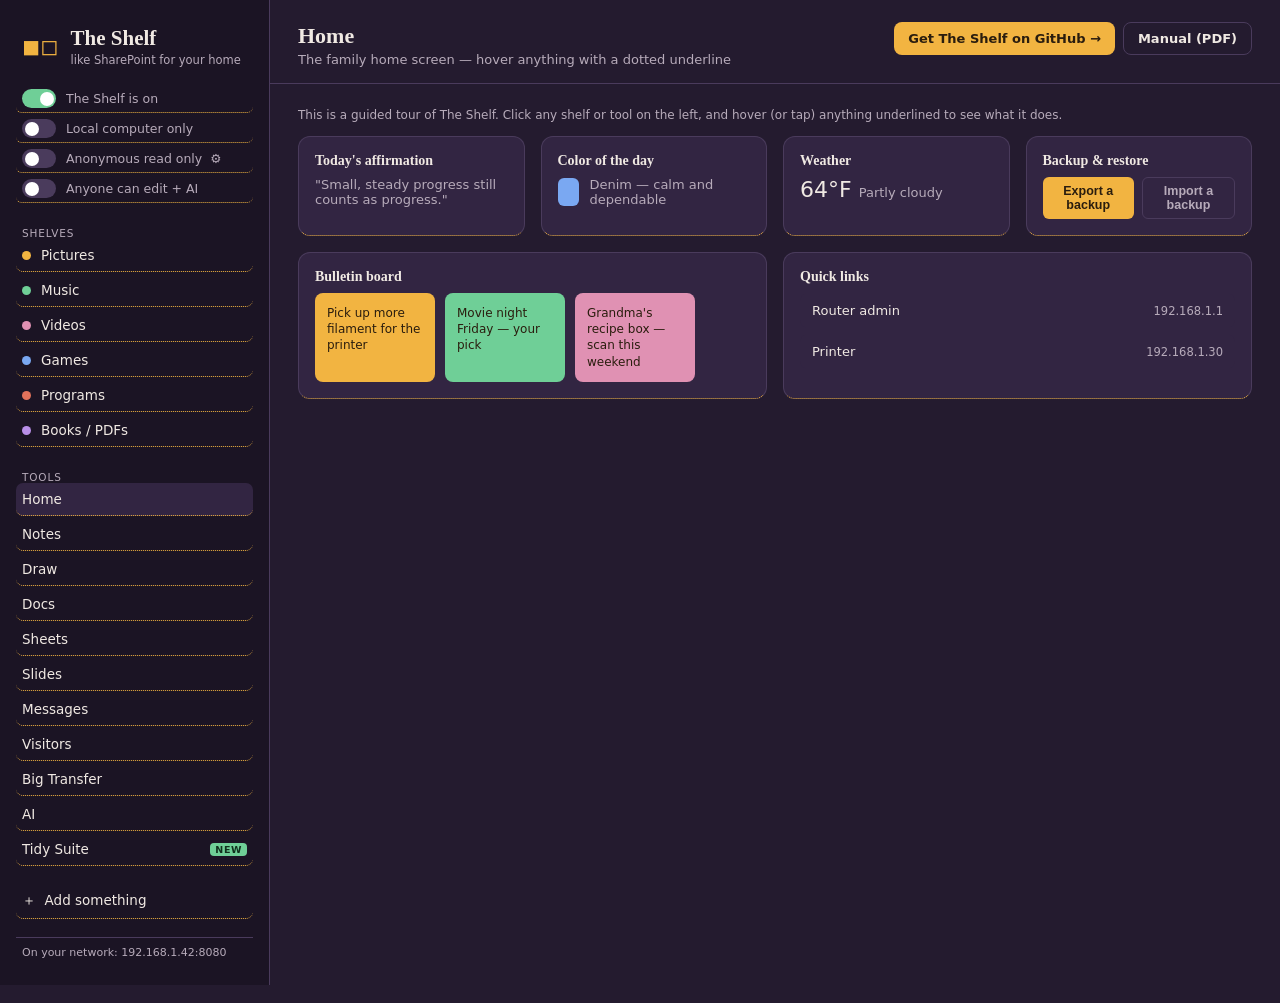
<file: docs/the-shelf-tour.html>
<!DOCTYPE html>
<html lang="en">
<head>
<meta charset="utf-8">
<meta name="viewport" content="width=device-width, initial-scale=1">
<title>The Shelf &mdash; Interactive Tour</title>
<meta name="description" content="A hover-to-explore tour of The Shelf, a self-hosted home network hub: photos, music, videos, games, office tools, chat, remote desktop and a private AI.">
<style>
/* ---------- design plan ----------
   Color: recreates The Shelf's own dark plum/ink palette (--ink, --surface,
   --accent) rather than a generic theme — this page is a faithful skin of
   a real, already-designed dark app, so it stays single-theme like the app
   itself, and category colors are the app's own (amber/mint/pink/blue/coral/lilac).
   Type: Georgia-style serif for the wordmark/headings (matches the app's
   --serif use in its own logo/headings), a clean system sans for UI text.
   Layout: the app's real shell — fixed dark sidebar (shelves + tools nav,
   each item a hoverable "balloon" callout) beside a live-swapping content
   pane that mocks each section well enough to explain what it does.
------------------------------------ */
:root{
  --ink:#241B2F; --ink-deep:#1B1424; --surface:#322542; --surface-hi:#3D2D53;
  --text:#F0E9E3; --text-muted:#B7ABBA; --accent:#F2B441; --accent-ink:#2A1D0E;
  --mint:#6FCF97; --coral:#E2725B; --divider:#4A3B5C;
  --cat-pictures:#F2B441; --cat-music:#6FCF97; --cat-videos:#E091B3;
  --cat-games:#7AA8F2; --cat-programs:#E2725B; --cat-books:#B98FE8;
  --serif:Georgia,'Times New Roman',serif;
  --sans:-apple-system,BlinkMacSystemFont,'Segoe UI',system-ui,sans-serif;
  color-scheme: dark;
}
*{box-sizing:border-box;}
body{
  background:var(--ink); color:var(--text); font-family:var(--sans);
  margin:0; padding-inline:0; min-height:100%;
}
h1,h2,h3{font-family:var(--serif); text-wrap:balance; margin:0;}

.app{display:flex; min-height:100vh; max-width:1400px; margin:0 auto;}

/* ---------- sidebar ---------- */
.sidebar{
  width:270px; flex-shrink:0; background:var(--ink-deep);
  border-right:1px solid var(--divider); padding:26px 16px;
  display:flex; flex-direction:column; gap:18px;
}
.brand{display:flex; align-items:center; gap:12px; padding:0 6px;}
.brand-mark{font-size:22px; color:var(--accent); line-height:1;}
.brand h1{font-size:21px;}
.brand p{margin:2px 0 0; font-size:11.5px; color:var(--text-muted);}

.toggle-group{display:flex; flex-direction:column; gap:2px;}
.toggle-row{display:flex; align-items:center; gap:10px; padding:4px 6px; border-radius:6px;}
.switch{width:34px; height:19px; border-radius:20px; background:var(--divider); position:relative; flex-shrink:0;}
.switch.on{background:var(--mint);}
.switch::after{content:""; position:absolute; width:14px; height:14px; border-radius:50%; background:#fff; top:2.5px; left:3px; transition:transform .15s ease;}
.switch.on::after{transform:translateX(15px);}
.toggle-row span.lbl{font-size:12.5px; color:var(--text-muted); white-space:nowrap; overflow:hidden; text-overflow:ellipsis;}

.nav-label{font-size:10.5px; color:var(--text-muted); letter-spacing:.08em; text-transform:uppercase; padding:6px 6px 0;}

.shelf-nav, .tool-nav{display:flex; flex-direction:column; gap:2px;}
.shelf-item{
  display:flex; align-items:center; gap:10px; padding:8px 6px; border-radius:7px;
  cursor:pointer; font-size:13.5px;
}
.shelf-item:hover, .shelf-item.active{background:var(--surface);}
.swatch{width:9px; height:9px; border-radius:50%; background:var(--cat-color,var(--accent)); flex-shrink:0;}

.sidebar-foot{margin-top:auto; font-size:11px; color:var(--text-muted); padding:8px 6px 0; border-top:1px solid var(--divider);}

/* ---------- balloon tooltips ---------- */
.hot{position:relative; cursor:help;}
.hot.underline{border-bottom:1px dotted var(--accent);}
.hot::after{
  content:attr(data-tip); position:absolute; z-index:40;
  background:var(--surface-hi); color:var(--text); border:1px solid var(--divider);
  border-radius:10px; padding:10px 12px; font-size:12.5px; line-height:1.4;
  width:max-content; max-width:230px; box-shadow:0 8px 24px rgba(0,0,0,.45);
  opacity:0; transform:translateY(4px) scale(.97); pointer-events:none;
  transition:opacity .14s ease, transform .14s ease;
}
.hot::before{
  content:""; position:absolute; z-index:41; width:10px; height:10px;
  background:var(--surface-hi); border:1px solid var(--divider); border-right:none; border-top:none;
  opacity:0; transition:opacity .14s ease; pointer-events:none;
}
.hot:hover::after, .hot:hover::before, .hot:focus-visible::after, .hot:focus-visible::before,
.hot.show::after, .hot.show::before{opacity:1;}

/* pop to the right (sidebar items near the left edge) */
.tip-r::after{left:calc(100% + 14px); top:50%; transform:translateY(-50%);}
.tip-r.hot:hover::after, .tip-r.hot:focus-visible::after, .tip-r.hot.show::after{transform:translateY(-50%);}
.tip-r::before{left:calc(100% + 6px); top:50%; transform:translateY(-50%) rotate(135deg);}

/* pop above (content-area items) */
.tip-t::after{left:50%; bottom:calc(100% + 12px); transform:translate(-50%,4px);}
.tip-t.hot:hover::after, .tip-t.hot:focus-visible::after, .tip-t.hot.show::after{transform:translate(-50%,0);}
.tip-t::before{left:50%; bottom:calc(100% + 5px); transform:translateX(-50%) rotate(-45deg);}

/* pop below */
.tip-b::after{left:50%; top:calc(100% + 12px); transform:translate(-50%,-4px);}
.tip-b.hot:hover::after, .tip-b.hot:focus-visible::after, .tip-b.hot.show::after{transform:translate(-50%,0);}
.tip-b::before{left:50%; top:calc(100% + 5px); transform:translateX(-50%) rotate(135deg);}

/* ---------- main / content ---------- */
main{flex:1; min-width:0; display:flex; flex-direction:column;}
header.topbar{
  padding:22px 28px 16px; border-bottom:1px solid var(--divider);
  display:flex; align-items:baseline; justify-content:space-between; gap:16px; flex-wrap:wrap;
}
header.topbar h2{font-size:22px;}
header.topbar p{margin:3px 0 0; font-size:13px; color:var(--text-muted);}
.content{padding:24px 28px 60px; min-width:0;}

.empty-note{color:var(--text-muted); font-size:13.5px; max-width:60ch; line-height:1.5;}

/* generic building blocks reused across mocked sections */
.grid-cards{display:grid; grid-template-columns:repeat(auto-fill,minmax(190px,1fr)); gap:14px;}
.card{background:var(--surface); border:1px solid var(--divider); border-radius:10px; padding:14px; display:flex; flex-direction:column; gap:8px;}
.thumb{aspect-ratio:4/3; border-radius:7px; display:flex; align-items:center; justify-content:center; font-size:11px; color:var(--accent-ink); font-weight:700;}
.card .name{font-size:13.5px; font-weight:600;}
.card .meta{font-size:11.5px; color:var(--text-muted);}
.pill-btn{background:var(--accent); color:var(--accent-ink); border:none; border-radius:6px; padding:6px 11px; font-size:12.5px; font-weight:600; cursor:default;}
.pill-btn.ghost{background:none; border:1px solid var(--divider); color:var(--text-muted);}

.row-list{display:flex; flex-direction:column; gap:6px;}
.row{display:flex; align-items:center; gap:12px; background:var(--surface); border-radius:8px; padding:10px 12px; font-size:13px;}
.row .meta{color:var(--text-muted); font-size:11.5px; margin-left:auto;}

.dashboard-grid{display:grid; grid-template-columns:repeat(auto-fit,minmax(220px,1fr)); gap:16px;}
.tile{background:var(--surface); border:1px solid var(--divider); border-radius:12px; padding:16px;}
.tile h3{font-size:14px; margin-bottom:8px;}
.sticky{border-radius:8px; padding:12px; font-size:12px; color:#2a1d0e; line-height:1.35;}

.toolbar{display:flex; gap:8px; flex-wrap:wrap; padding:10px; background:var(--surface); border-radius:10px; margin-bottom:14px;}
.toolbar .t{background:var(--ink-deep); border:1px solid var(--divider); border-radius:6px; padding:6px 10px; font-size:12px; color:var(--text-muted);}

.mock-page{background:#fff; color:#2a2530; border-radius:8px; padding:22px; min-height:160px; font-size:13px; line-height:1.6;}
.mock-sheet{display:grid; grid-template-columns:34px repeat(5,1fr); gap:1px; background:var(--divider); border-radius:6px; overflow:hidden; font-size:12px;}
.mock-sheet > div{background:var(--ink-deep); padding:6px 8px;}
.mock-sheet .head{background:var(--surface); color:var(--text-muted); text-align:center;}

.chat-log{display:flex; flex-direction:column; gap:10px; margin-bottom:12px;}
.bubble{max-width:70%; padding:9px 13px; border-radius:12px; font-size:13px; line-height:1.4;}
.bubble.me{background:var(--accent); color:var(--accent-ink); align-self:flex-end; border-bottom-right-radius:2px;}
.bubble.them{background:var(--surface); align-self:flex-start; border-bottom-left-radius:2px;}

.progress-shell{background:var(--surface); border:1px solid var(--divider); border-radius:8px; height:24px; position:relative; overflow:hidden;}
.progress-fill{position:absolute; inset:0 auto 0 0; width:62%; background:var(--mint); opacity:.3;}
.progress-shell span{position:relative; z-index:1; display:flex; align-items:center; height:100%; padding:0 10px; font-size:12px;}

.gh-link{display:inline-flex; align-items:center; gap:8px; background:var(--accent); color:var(--accent-ink); text-decoration:none; font-weight:700; font-size:13px; padding:8px 14px; border-radius:8px;}
.gh-link:hover{filter:brightness(1.08);}
.gh-link.ghost{background:none; color:var(--text); border:1px solid var(--divider); font-weight:600;}
.top-actions{display:flex; gap:8px; flex-wrap:wrap;}
.new-badge{font-size:9.5px; font-weight:700; letter-spacing:.06em; background:var(--mint); color:#10301d; border-radius:4px; padding:1px 5px; margin-left:auto;}
.hint{font-size:12px; color:var(--text-muted); margin:0 0 14px;}
.btn-row{display:flex; gap:8px; flex-wrap:wrap; margin-bottom:14px;}
.input-mock{background:var(--ink-deep); border:1px solid var(--divider); border-radius:6px; padding:7px 10px; font-size:12.5px; color:var(--text-muted); min-width:180px;}
.badge{font-size:10.5px; border-radius:4px; padding:2px 6px; background:var(--mint); color:#10301d; font-weight:700;}
.menu-pop{background:var(--surface-hi); border:1px solid var(--divider); border-radius:10px; padding:6px; display:inline-flex; flex-direction:column; gap:2px; min-width:240px;}
.menu-pop div{padding:8px 10px; border-radius:6px; font-size:13px;}
.menu-pop div small{display:block; color:var(--text-muted); font-size:11.5px;}
.menu-pop div:hover{background:var(--surface);}
@media (max-width:820px){
  .app{flex-direction:column;}
  .sidebar{width:auto; flex-direction:row; flex-wrap:wrap; align-items:flex-start;}
  .brand{width:100%;}
  .toggle-group, .shelf-nav, .tool-nav{flex:1; min-width:160px;}
  .sidebar-foot{width:100%; margin-top:6px;}
  .tip-r::after, .tip-r.hot:hover::after, .tip-r.hot:focus-visible::after, .tip-r.hot.show::after{left:0; top:calc(100% + 8px); transform:none; max-width:min(260px,80vw);}
  .tip-r::before{display:none;}
  .tip-t::after{max-width:min(230px,80vw);}
  html,body{overflow-x:hidden;} .app{overflow-x:clip;}
}
</style>
</head>
<body>
<div class="app">
  <aside class="sidebar">
    <div class="brand">
      <div class="brand-mark">&#9724;&#9723;</div>
      <div>
        <h1>The Shelf</h1>
        <p>like SharePoint for your home</p>
      </div>
    </div>

    <div class="toggle-group">
      <div class="toggle-row hot tip-r underline" data-tip="The master switch. Off, and everyone on the network sees a simple 'turned off' page instead of your shelves &mdash; the app keeps running quietly, so switching it back on is instant. It's remembered across restarts.">
        <div class="switch on"></div><span class="lbl">The Shelf is on</span>
      </div>
      <div class="toggle-row hot tip-r underline" data-tip="On, and nothing but this exact computer can reach The Shelf at all &mdash; everyone else on the network is turned away.">
        <div class="switch"></div><span class="lbl">Local computer only</span>
      </div>
      <div class="toggle-row hot tip-r underline" data-tip="Off (the default): anyone on the network can browse, but only this machine can make changes. On ('Secured visitors'): even browsing needs a login. The gear icon next to it sets up named accounts &mdash; each one 'Can make changes' or 'Read only'. Only the host computer sees these switches.">
        <div class="switch"></div><span class="lbl">Anonymous read only &nbsp;&#9881;</span>
      </div>
      <div class="toggle-row hot tip-r underline" data-tip="A quick-allow switch: on, and anyone on the network can add, edit, or delete things &mdash; and use the AI tab &mdash; without logging in at all.">
        <div class="switch"></div><span class="lbl">Anyone can edit + AI</span>
      </div>
    </div>

    <div>
      <div class="nav-label">Shelves</div>
      <div class="shelf-nav" id="shelfNav"></div>
    </div>

    <div>
      <div class="nav-label">Tools</div>
      <div class="tool-nav" id="toolNav"></div>
    </div>

    <div class="shelf-item hot tip-r underline" data-tip="Opens a panel to pick a shelf and drag files in. You can also drag files from your desktop straight onto any shelf in the sidebar &mdash; or drag a card onto a different shelf to move it.">
      <span>&#65291;&nbsp; Add something</span>
    </div>

    <div class="sidebar-foot hot tip-r" data-tip="The address anyone else on your Wi-Fi types in to reach this same Shelf from their own phone, laptop or TV &mdash; shown live once the real app is running.">
      On your network: 192.168.1.42:8080
    </div>
  </aside>

  <main>
    <header class="topbar">
      <div>
        <h2 id="secTitle">Home</h2>
        <p id="secSub"></p>
      </div>
      <div class="top-actions">
        <a class="gh-link" href="https://github.com/CharlesPhillips3/the-shelf" target="_blank" rel="noopener">Get The Shelf on GitHub &rarr;</a>
        <a class="gh-link ghost" href="https://github.com/CharlesPhillips3/the-shelf/raw/main/docs/the-shelf-manual.pdf" target="_blank" rel="noopener">Manual (PDF)</a>
      </div>
    </header>
    <section class="content" id="content"></section>
  </main>
</div>

<script>
// This is a guided tour: hover (or tap) anything with a dotted underline to see what it does.
const SHELVES = [
  {key:'Pictures', color:'var(--cat-pictures)', tip:"Photos as a grid. Full-screen viewer, a slideshow with Ken Burns pan/zoom and your music playing behind it, a built-in photo editor, and 'Create with AI' to draw new pictures from a description."},
  {key:'Music', color:'var(--cat-music)', tip:"Your own music service: shuffle play, real album art, a tag editor, play counts, 'Most played' and 'Recently added' sorts, and a mini player with a six-style fullscreen visualizer."},
  {key:'Videos', color:'var(--cat-videos)', tip:"Click to play in a small floating player that keeps going while you browse. 'Get thumbnails' grabs a real frame from each video, right in your browser. Auto-plays the next one."},
  {key:'Games', color:'var(--cat-games)', tip:"Single-file or zipped HTML5 games get a Play button &mdash; runs right in a browser tab, no download or install needed. Drop a picture on a card to give it cover art."},
  {key:'Programs', color:'var(--cat-programs)', tip:"Installers and downloads for any computer in the house, tracked by download count &mdash; the closest signal for 'did anyone actually use this.'"},
  {key:'Books / PDFs', color:'var(--cat-books)', tip:"Manuals, ebooks, scanned docs. Covers are made automatically from each PDF's first page, and Read opens it in the browser's own PDF viewer."},
];
const TOOLS = [
  {key:'Home', tip:"The family home screen: bulletin board (paste pictures and videos right on it), quick links, weather, affirmation and color of the day, shelf counts, and Backup & restore."},
  {key:'Notes', tip:"A simple list of notes with a title and body. Paste an image (Ctrl+V) straight into one and it's attached as a thumbnail."},
  {key:'Draw', tip:"A tabbed drawing pad &mdash; pen, shapes, text, eraser, undo, paste-in images, and a Copy button that puts your drawing on the clipboard."},
  {key:'Docs', tip:"A basic word processor: bold/italic/underline, headings, lists, text size, pasted images &mdash; saves as you type."},
  {key:'Sheets', tip:"A mini spreadsheet with real formulas (=SUM, =AVERAGE, plain math). Drag in a CSV, Excel or ODS file to import it."},
  {key:'Slides', tip:"Build a quick heading + body deck (with pasted pictures), then Present it full-screen with arrow-key navigation."},
  {key:'Messages', tip:"Every Shelf on your Wi-Fi finds every other one by itself. Chat with picture sharing, open someone's whole Shelf, or take over their desktop with VNC &mdash; right in the browser."},
  {key:'Visitors', tip:"A plain log of every device that's opened this Shelf &mdash; name or IP, first seen, last seen."},
  {key:'Big Transfer', tip:"A dedicated spot for genuinely large files &mdash; 15 to 25GB and up. Uploads go in chunks and resume if the connection drops."},
  {key:'AI', tip:"A private chat assistant with one switch. The Shelf checks your hardware, recommends a model that fits, downloads it once, and then it runs fully offline."},
  {key:'Tidy Suite', isNew:true, tip:"14 little home, money and life apps built in &mdash; spreadsheets, writing, bills & debt, meals, chores & allowance, home inventory, job hunt and more."},
];

const SECTIONS = {
  'Home': {
    sub: "The family home screen &mdash; hover anything with a dotted underline",
    html: `
      <p class="hint">This is a guided tour of The Shelf. Click any shelf or tool on the left, and hover (or tap) anything underlined to see what it does.</p>
      <div class="dashboard-grid">
        <div class="tile hot tip-t underline" data-tip="A new one picked automatically every day from about 110 &mdash; works offline, nothing to maintain.">
          <h3>Today's affirmation</h3>
          <p style="margin:0; font-size:13px; color:var(--text-muted);">"Small, steady progress still counts as progress."</p>
        </div>
        <div class="tile hot tip-t underline" data-tip="One of about 90 colors, cycling daily along with what the color means &mdash; a little bit of daily texture.">
          <h3>Color of the day</h3>
          <div style="display:flex; align-items:center; gap:10px;"><div style="width:28px;height:28px;border-radius:6px;background:#7AA8F2;"></div><span style="font-size:13px; color:var(--text-muted);">Denim &mdash; calm and dependable</span></div>
        </div>
        <div class="tile hot tip-t underline" data-tip="The one part of The Shelf that ever needs internet &mdash; a free, no-account lookup for wherever you're browsing from. Say no to location and everything else works the same.">
          <h3>Weather</h3>
          <p style="margin:0; font-size:22px;">64&deg;F <span style="font-size:13px; color:var(--text-muted);">Partly cloudy</span></p>
        </div>
        <div class="tile hot tip-t underline" data-tip="Export makes one .zip &mdash; and now you pick exactly what goes in it (files, notes, drawings, sheets, slides, messages) with the size shown. Import it on a fresh install to bring it all back.">
          <h3>Backup &amp; restore</h3>
          <div style="display:flex; gap:8px;"><button class="pill-btn">Export a backup</button><button class="pill-btn ghost">Import a backup</button></div>
        </div>
      </div>
      <div class="dashboard-grid" style="margin-top:16px;">
        <div class="tile hot tip-t underline" data-tip="Paste an image or a short video (Ctrl+V) anywhere on Home and it pins straight to the board. Hover a note to read it all; double-click to open it full size.">
          <h3>Bulletin board</h3>
          <div style="display:flex; gap:10px; flex-wrap:wrap;">
            <div class="sticky" style="background:#F2B441; width:120px;">Pick up more filament for the printer</div>
            <div class="sticky" style="background:#6FCF97; width:120px;">Movie night Friday &mdash; your pick</div>
            <div class="sticky" style="background:#E091B3; width:120px;">Grandma's recipe box &mdash; scan this weekend</div>
          </div>
        </div>
        <div class="tile hot tip-t underline" data-tip="Bookmarks for the whole house &mdash; the router's admin page, the printer, school sites.">
          <h3>Quick links</h3>
          <div class="row-list">
            <div class="row">Router admin <span class="meta">192.168.1.1</span></div>
            <div class="row">Printer <span class="meta">192.168.1.30</span></div>
          </div>
        </div>
      </div>`
  },
  'Pictures': {
    sub: 'A photo grid with a slideshow, an editor, and AI pictures',
    html: `
      <div class="btn-row">
        <button class="pill-btn hot tip-b underline" data-tip="Auto-advances with a slow Ken Burns pan/zoom (or turn that off). If Music has songs, it shuffles them in the background, with volume and skip right in the slideshow. Real browser fullscreen &mdash; great on a TV.">Start slideshow</button>
        <button class="pill-btn hot tip-b underline" data-tip="Describe a picture and Pollinations.ai draws it &mdash; square, wide or tall. Like it? 'Yes, add to Pictures.' Not quite? 'No, try another.'">Create with AI</button>
        <button class="pill-btn ghost hot tip-b underline" data-tip="Download the whole shelf as one .zip, or just a list of it as an Excel spreadsheet. Every shelf has this.">Export&hellip;</button>
        <button class="pill-btn ghost hot tip-b underline" data-tip="Compares each file's actual contents, not names, then keeps the plainest name and removes the copies &mdash; after asking you first.">Remove duplicates</button>
      </div>
      <div class="btn-row">
        <span class="input-mock hot tip-b underline" data-tip="Every shelf has a filter box, plus sort options like Most played and play-count filters.">Filter by name&hellip;</span>
      </div>
      <div class="grid-cards">
        ${['#F2B441','#E091B3','#7AA8F2','#B98FE8','#6FCF97','#E2725B'].map((c,i)=>`
          <div class="card">
            <div class="thumb" style="background:${c};">IMG</div>
            <div class="name">beach_trip_0${i+1}.jpg</div>
            ${i===0 ? `<div class="meta hot tip-t underline" data-tip="Pencil: rotate, flip, brightness/contrast/saturation &mdash; Save overwrites, Save as copy keeps the original. Tag icon: rename. 'Move to&hellip;' sends it to another shelf (or just drag it in the sidebar).">&#9998; edit &middot; rename &middot; move</div>` : `<div class="meta">&#9998; edit &middot; rename &middot; move</div>`}
          </div>
        `).join('')}
      </div>`
  },
  'Music': {
    sub: 'Your own music service, minus the monthly bill',
    html: `
      <div class="btn-row">
        <button class="pill-btn hot tip-b underline" data-tip="Turns shuffle on and starts from a random song. The mini player has its own shuffle button too.">Shuffle play</button>
        <button class="pill-btn ghost hot tip-b underline" data-tip="Looks up real cover art from Apple's iTunes catalog and saves it into the file's own tag &mdash; MP3, WAV, OGG, FLAC, M4A, AAC. Only fills in what's missing.">Get album art</button>
        <button class="pill-btn ghost hot tip-b underline" data-tip="Turns messy downloaded names like 'YTDown.com_YouTube_Song-Name_abc123_1080p.mp3' into just 'Song Name.mp3'. Safe to run any time.">Standardize names</button>
        <button class="pill-btn ghost hot tip-b underline" data-tip="The complete library as one .zip, or a song list spreadsheet (names, artists, plays, sizes, dates).">Export&hellip;</button>
      </div>
      <div class="btn-row">
        <span class="input-mock">Filter by name&hellip;</span>
        <span class="input-mock hot tip-b underline" data-tip="Sort by Most played, Artist (A&ndash;Z), or Recently added &mdash; or filter to songs played never / 1+ / 5+ / 10+ / 25+ times.">Most played &#9662;</span>
      </div>
      <div class="row-list">
        ${[['Night Drive','The Analog Kids','42 plays'],['Coastline','Reverie','17 plays'],['Paper Boats','The Analog Kids','9 plays']].map(([t,a,d],i)=>`
          <div class="row"><span>&#9654;</span><div><div style="font-weight:600;">${t}</div><div class="meta" style="margin:0;">${a}</div></div>
          ${i===0?`<span class="meta hot tip-t underline" data-tip="The tag editor: fix artist, title, album and track number in the file's own tags &mdash; or 'Fill in from file name'. Fixing the artist is what fixes wrong cover art.">&#9998; tags &middot; ${d}</span>`:`<span class="meta">${d}</span>`}</div>
        `).join('')}
      </div>
      <div class="tile" style="margin-top:14px; display:flex; align-items:center; gap:14px;">
        <div style="width:44px;height:44px;border-radius:6px;background:#6FCF97;"></div>
        <div style="flex:1;">
          <div style="font-weight:600; font-size:13px;" class="hot tip-t underline" data-tip="The mini player follows you everywhere in the app: seek, volume (remembered), shuffle, and a button to tuck it out of the way.">Night Drive &mdash; The Analog Kids</div>
          <div class="hot tip-t" data-tip="Double-click the visualizer for fullscreen with six styles &mdash; bars, waveform, radial burst, kaleidoscope, particles, or a classic green oscilloscope. Click to cycle." style="height:20px; background:linear-gradient(90deg,#6FCF97 30%,var(--divider) 30%); border-radius:3px; margin-top:6px;"></div>
        </div>
      </div>`
  },
  'Videos': {
    sub: 'A floating player that follows you around the app',
    html: `
      <div class="btn-row">
        <button class="pill-btn hot tip-b underline" data-tip="Grabs a real frame from each video, entirely in your browser &mdash; nothing extra needed on the host.">Get thumbnails</button>
        <button class="pill-btn ghost">Standardize names</button>
        <button class="pill-btn ghost">Export&hellip;</button>
      </div>
      <div class="grid-cards">
        ${['#E091B3','#7AA8F2','#F2B441'].map((c,i)=>`
          <div class="card">
            <div class="thumb" style="background:${c};">FRAME</div>
            <div class="name">trip_clip_0${i+1}.mp4</div>
            <div class="meta">214 plays</div>
          </div>
        `).join('')}
      </div>
      <div class="tile hot tip-b underline" style="margin-top:14px; display:flex; align-items:center; gap:10px;" data-tip="Stays put and keeps playing while you browse other shelves. When one ends, the next one starts.">
        <span>&#9654;</span><span style="font-size:13px;">trip_clip_01.mp4 &mdash; playing</span>
      </div>`
  },
  'Games': {
    sub: "HTML5 games play right in the browser",
    html: `
      <div class="grid-cards">
        ${['Pixel Runner','Block Puzzle','Space Drift'].map((n,i)=>`
          <div class="card">
            ${i===0?`<div class="thumb hot tip-t underline" style="background:var(--cat-games); color:#12203a;" data-tip="Drop any picture onto a card to give it cover art.">GAME</div>`:`<div class="thumb" style="background:var(--cat-games); color:#12203a;">GAME</div>`}
            <div class="name">${n}</div>
            <div style="display:flex; gap:6px;"><button class="pill-btn hot tip-t" data-tip="Runs in a new tab, no download &mdash; a zipped game unpacks on the server the first time, instant after that.">Play</button><button class="pill-btn ghost">Download</button></div>
          </div>
        `).join('')}
      </div>`
  },
  'Programs': {
    sub: 'Downloads for every computer in the house',
    html: `
      <div class="grid-cards">
        ${['Backup Utility v2.1','Photo Batch Renamer','VLC Installer'].map(n=>`
          <div class="card">
            <div class="thumb" style="background:var(--cat-programs); color:#3a170f;">EXE</div>
            <div class="name">${n}</div>
            <div class="meta hot tip-t" data-tip="Programs can't report back whether they were run, so downloads are the closest stand-in for 'plays'.">12 downloads</div>
          </div>
        `).join('')}
      </div>`
  },
  'Books / PDFs': {
    sub: "A home library, read right in the browser",
    html: `
      <div class="grid-cards">
        ${['Camera Manual.pdf','Sourdough Notes.pdf',"1972 Owner's Manual.pdf"].map((n,i)=>`
          <div class="card">
            ${i===0?`<div class="thumb hot tip-t underline" style="background:var(--cat-books); color:#2c1a3d;" data-tip="Covers are made automatically from each PDF's first page, in the background.">PDF</div>`:`<div class="thumb" style="background:var(--cat-books); color:#2c1a3d;">PDF</div>`}
            <div class="name">${n}</div>
            <div style="display:flex; gap:6px; align-items:center;"><button class="pill-btn hot tip-t" data-tip="Opens in the browser's own PDF viewer &mdash; nothing to install, no forced download.">Read</button><span class="meta">3 times read</span></div>
          </div>
        `).join('')}
      </div>`
  },
  'Notes': {
    sub: 'Quick notes that save themselves',
    html: `
      <div class="row-list" style="margin-bottom:14px;">
        <div class="row"><span>&#128221;</span><span>Grocery list</span></div>
        <div class="row"><span>&#128221;</span><span>Trip planning</span><span class="meta">has a photo</span></div>
      </div>
      <div class="mock-page hot tip-t" data-tip="Saves as you type &mdash; no save button. Paste an image (Ctrl+V) and it attaches as a thumbnail.">
        <strong>Trip planning</strong><br><br>
        Pack the tent, check tire pressure, print the reservation... <span style="opacity:.4;">|</span>
      </div>`
  },
  'Draw': {
    sub: 'A tabbed drawing pad',
    html: `
      <div class="toolbar">
        <span class="t hot tip-b" data-tip="Freehand drawing. Picking a color keeps your current tool.">Pen</span>
        <span class="t">Eraser</span>
        <span class="t hot tip-b" data-tip="Click to type, drag the handle to place it, Enter to stamp it on.">Text</span>
        <span class="t">Rect</span><span class="t">Circle</span><span class="t">Line</span><span class="t">Undo</span>
        <span class="t hot tip-b" data-tip="Copies the drawing to your clipboard as an image. Paste works the other way too &mdash; Ctrl+V drops an image onto the canvas.">Copy</span>
        <span class="t">Save</span>
      </div>
      <div class="mock-page" style="min-height:180px; display:flex; align-items:center; justify-content:center; color:#9992; font-style:italic;">canvas</div>`
  },
  'Docs': {
    sub: 'A basic word processor',
    html: `
      <div class="toolbar">
        <span class="t"><b>B</b></span><span class="t"><i>I</i></span><span class="t"><u>U</u></span>
        <span class="t">H1</span><span class="t">&bull; List</span><span class="t">1. List</span><span class="t">Size</span>
      </div>
      <div class="mock-page hot tip-t" data-tip="Saves as you type. Paste an image (Ctrl+V) and it drops in right where your cursor is.">
        <h3 style="margin:0 0 8px;">Meeting notes &mdash; Sept 29</h3>
        Discussed the new shed layout. Need to order <b>2x4s</b> and confirm delivery window.
      </div>`
  },
  'Sheets': {
    sub: 'A mini spreadsheet with real formulas',
    html: `
      <p class="hint hot tip-b underline" style="display:inline-block;" data-tip="Drag a .csv, .tsv, .xls, .xlsx or .ods file onto this tab to bring it in as a new sheet.">Drop a spreadsheet here to import it</p>
      <div class="mock-sheet">
        <div class="head"></div><div class="head">A</div><div class="head">B</div><div class="head">C</div><div class="head">D</div><div class="head">E</div>
        <div class="head">1</div><div>Item</div><div>Qty</div><div>Price</div><div>Total</div><div></div>
        <div class="head">2</div><div>Lumber</div><div>12</div><div>6.50</div><div class="hot tip-t" data-tip="Start with = &mdash; supports =SUM(), =AVERAGE(), and plain math like =A1+A2.">=B2*C2</div><div></div>
        <div class="head">3</div><div>Screws</div><div>4</div><div>3.00</div><div>=B3*C3</div><div></div>
      </div>`
  },
  'Slides': {
    sub: 'Build a quick deck, then present it full-screen',
    html: `
      <div class="grid-cards">
        ${['Welcome','Q3 Numbers','Next Steps'].map(t=>`
          <div class="card" style="aspect-ratio:16/9; justify-content:center; align-items:center; background:var(--ink-deep);"><div class="name">${t}</div></div>
        `).join('')}
      </div>
      <button class="pill-btn hot tip-t" style="margin-top:14px;" data-tip="Full-screen &mdash; arrow keys move, Esc exits. Pasted pictures show up here too.">Present</button>`
  },
  'Messages': {
    sub: 'Every Shelf finds every other Shelf',
    html: `
      <div class="btn-row">
        <span class="input-mock hot tip-b underline" data-tip="Your display name and status &mdash; Online, Away, Busy, or Appear offline.">Den-Pi &middot; Online &#9662;</span>
        <button class="pill-btn ghost hot tip-b underline" data-tip="If one hides from you (say, on a guest Wi-Fi), scan again or add it by address &mdash; it tells you in plain words what's wrong.">Scan network</button>
        <span class="input-mock">Add by address, e.g. 10.0.0.62</span>
      </div>
      <div style="display:flex; gap:20px; flex-wrap:wrap; align-items:flex-start;">
        <div style="flex:1; min-width:240px;">
          <div class="chat-log">
            <div class="bubble them">Hey, did the backup finish?</div>
            <div class="bubble me">Yep, just exported it &mdash; 4.2GB</div>
          </div>
          <div class="row hot tip-t underline" data-tip="Found automatically &mdash; no accounts, no adding contacts. Messages go straight computer-to-computer, never through the internet. Paste a picture with Ctrl+V.">
            <span style="width:8px;height:8px;border-radius:50%;background:var(--mint);"></span> Kitchen-PC &mdash; online now
          </div>
        </div>
        <div class="menu-pop">
          <div>Message<small>Chat with Kitchen-PC</small></div>
          <div class="hot tip-t underline" data-tip="Opens their whole Shelf in a new tab &mdash; grab their pictures, music and games.">Connect Shelf<small>Open their Shelf in a new tab</small></div>
          <div class="hot tip-t underline" data-tip="Their actual desktop in your browser, even from a phone &mdash; handy for helping from the other room. That computer needs a VNC server turned on.">Connect VNC<small>See and control their desktop</small></div>
        </div>
      </div>`
  },
  'Visitors': {
    sub: "Everyone who's opened this Shelf",
    html: `
      <div class="row-list">
        <div class="row hot tip-t" data-tip="Shows a name when one can be found, otherwise the IP address. 'Clear all' wipes the history.">
          <span style="width:8px;height:8px;border-radius:50%;background:var(--mint);"></span>
          <div><div>Kitchen-PC</div><div class="meta" style="margin:0;">first seen Sep 12 &middot; last seen just now</div></div>
        </div>
        <div class="row">
          <span style="width:8px;height:8px;border-radius:50%;background:var(--text-muted);"></span>
          <div><div>192.168.1.57</div><div class="meta" style="margin:0;">first seen Sep 3 &middot; last seen 2 days ago</div></div>
        </div>
      </div>`
  },
  'Big Transfer': {
    sub: 'A spot for genuinely large files &mdash; 15 to 25GB and up',
    html: `
      <div class="mock-page" style="background:var(--surface); border:1.5px dashed var(--divider); text-align:center; color:var(--text-muted); font-size:13px;">
        <strong style="color:var(--text);">Drop a file here, or click to choose one</strong><br>
        Disk images, backups, whole video projects &mdash; anyone on the network can drop in or download.
      </div>
      <div class="progress-shell hot tip-t" style="margin-top:14px;" data-tip="Uploads go in 16MB pieces &mdash; a dropped connection only costs the current piece. Drop the same file back in later and it resumes.">
        <div class="progress-fill"></div><span>project_archive.zip &mdash; 12.4GB of 20GB (62%)</span>
      </div>`
  },
  'AI': {
    sub: 'A private assistant that runs entirely on this computer',
    html: `
      <div class="tile hot tip-b underline" style="margin-bottom:14px;" data-tip="The Shelf checks how much memory this computer has, lists the models that fit &mdash; tiny ones for a Raspberry Pi up to smarter ones for a desktop &mdash; and marks the one it recommends.">
        <div style="display:flex; align-items:center; gap:10px; flex-wrap:wrap;">
          <div class="switch on"></div><strong style="font-size:13.5px;">AI is on</strong>
          <span class="badge">Recommended for this machine</span>
          <button class="pill-btn" style="margin-left:auto;">Download &amp; use</button>
        </div>
      </div>
      <div class="chat-log">
        <div class="bubble me">What's a good name for a family photo album?</div>
        <div class="bubble them">How about "The Good Stuff" or "Our Kind of Ordinary"?</div>
      </div>
      <div class="empty-note hot tip-t underline" data-tip="No account, no API key, no monthly fee &mdash; and nothing you type ever leaves this machine.">
        After the one-time download, it works fully offline.
      </div>`
  },
  'Tidy Suite': {
    sub: '14 apps for home, money and getting things done',
    html: `
      <p class="hint">Open any app right here, or give it the whole window with <strong>Open in new tab</strong>. Each person's work saves in their own browser.</p>
      <div class="grid-cards">
        ${[['Tidy','spreadsheets'],['Neat','writing'],['Spruce','slides'],['Steady','bills &amp; debt'],['Clearout','selling stuff'],['Handy','side income'],['Sorted','repairs'],['Hearty','meals'],['Ready','calendar &amp; to-dos'],['Stocked','home inventory'],['Polished','job hunt'],['Chipper','chores &amp; allowance'],['Rugged','grid-down living'],['Snug','backup']].map(([n,d])=>
          n==='Snug'
          ? `<div class="card hot tip-t underline" data-tip="Makes a backup file of your suite work, or moves it to another device."><div class="name">${n}</div><div class="meta">${d}</div></div>`
          : `<div class="card"><div class="name">${n}</div><div class="meta">${d}</div></div>`
        ).join('')}
      </div>`
  },
};

function makeItem(item, extraHtml){
  const d = document.createElement('div');
  d.className = 'shelf-item hot tip-r underline';
  const dec = document.createElement('textarea'); dec.innerHTML = item.tip;
  d.dataset.tip = dec.value;
  d.innerHTML = extraHtml + `<span>${item.key}</span>` + (item.isNew ? '<span class="new-badge">NEW</span>' : '');
  d.addEventListener('click', ()=>{
    document.querySelectorAll('.shelf-item.active').forEach(x=>x.classList.remove('active'));
    d.classList.add('active');
    render(item.key);
    history.replaceState(null, '', '#' + encodeURIComponent(item.key));
  });
  return d;
}
const shelfNav = document.getElementById('shelfNav');
SHELVES.forEach(s=>shelfNav.appendChild(makeItem(s, `<span class="swatch" style="--cat-color:${s.color}"></span>`)));
const toolNav = document.getElementById('toolNav');
TOOLS.forEach(t=>toolNav.appendChild(makeItem(t, '')));

function render(key){
  const s = SECTIONS[key] || SECTIONS.Home;
  document.getElementById('secTitle').textContent = SECTIONS[key] ? key : 'Home';
  document.getElementById('secSub').innerHTML = s.sub;
  document.getElementById('content').innerHTML = s.html;
  wireTooltips(document.getElementById('content'));
  window.scrollTo(0,0);
}

function wireTooltips(scope){
  scope.querySelectorAll('.hot').forEach(elm=>{
    if(elm.dataset.wired) return;
    elm.dataset.wired = '1';
    if(!elm.hasAttribute('tabindex')) elm.setAttribute('tabindex','0');
    elm.addEventListener('click', (e)=>{
      e.stopPropagation();
      const wasOpen = elm.classList.contains('show');
      document.querySelectorAll('.hot.show').forEach(x=>x.classList.remove('show'));
      if(!wasOpen) elm.classList.add('show');
    });
  });
}
document.addEventListener('click', ()=>document.querySelectorAll('.hot.show').forEach(x=>x.classList.remove('show')));

wireTooltips(document);
const start = decodeURIComponent(location.hash.slice(1)) || 'Home';
const startEl = [...document.querySelectorAll('.shelf-nav .shelf-item, .tool-nav .shelf-item')].find(x=>x.textContent.replace('NEW','').trim()===start) 
  || [...document.querySelectorAll('.tool-nav .shelf-item')][0];
startEl.classList.add('active');
render(SECTIONS[start] ? start : 'Home');
</script>
</body>
</html>
</file>
